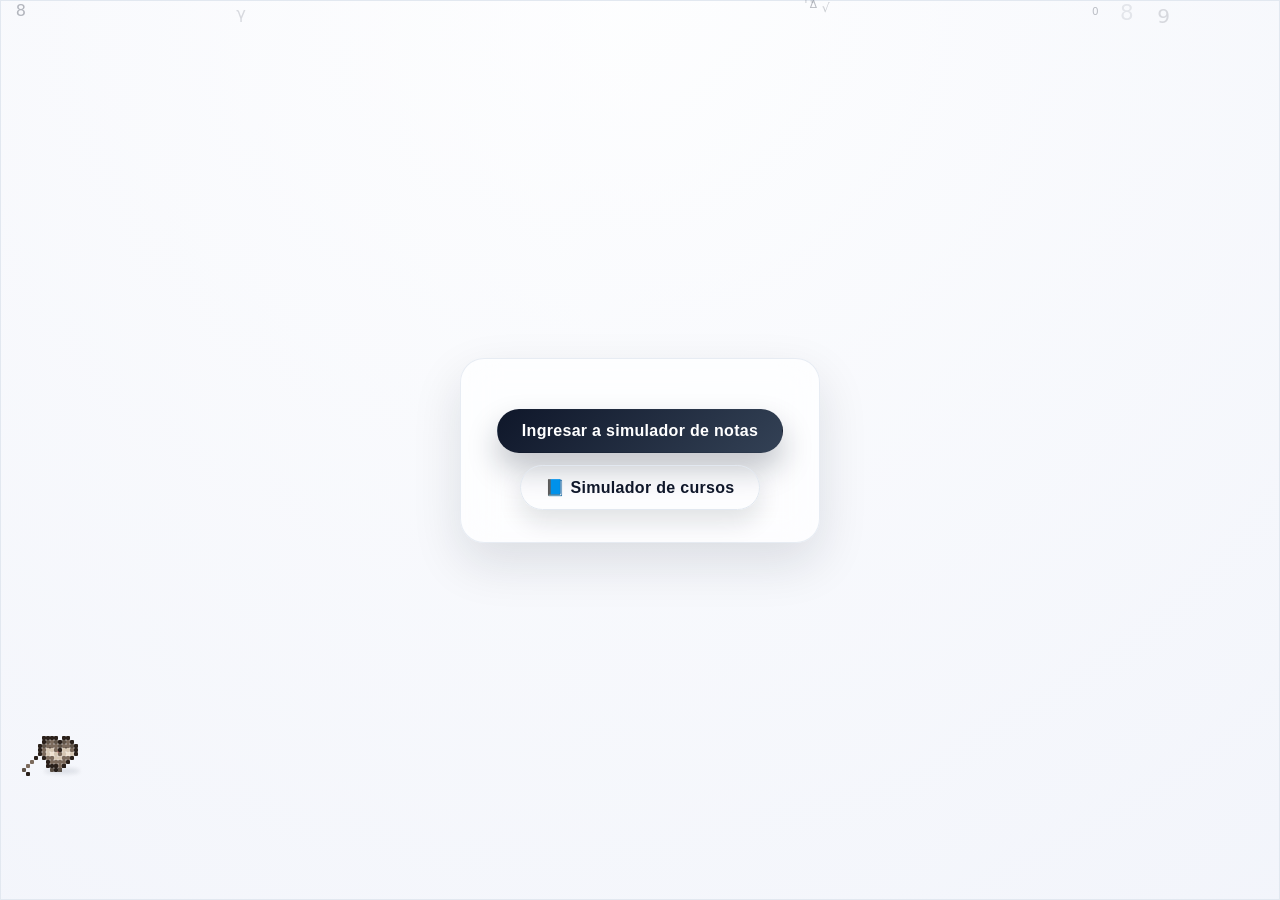
<file: index.html>
<!doctype html>
<html lang="es">
<head>
  <meta charset="utf-8" />
  <meta name="viewport" content="width=device-width, initial-scale=1" />
  <title>Simulador de Notas ULima</title>

  <link rel="stylesheet" href="style.css">

</head>

<body>
<div class="box">

  <section id="vistaInicio">
    <div class="inicio">
      <canvas id="mathCanvas" aria-hidden="true"></canvas>
      <div class="inicio-content">
        <div class="inicio-actions">
          <button class="btn-start" onclick="iniciarSimulador()">Ingresar a simulador de notas</button>
          <button class="btn-secondary" onclick="iniciarSimuladorCursos()">📘 Simulador de cursos</button>
        </div>
      </div>
    </div>
  </section>

  <section id="vistaEntrada" style="display:none;">
    <div class="topbar">
      <div>
        <h2>Simulador de Notas ULima (para no repetir el ciclo)</h2>
        <div class="subtitle">Aprobación 10.5 · Notas 1–20 · El promedio no perdona</div>
        <div class="creator">Creador: Sebastián Mory Ricse</div>
      </div>
      <div class="topbar-actions">
        <button class="btn-ghost btn-theme" onclick="toggleTheme()">🌙 Dark mode</button>
        <button class="btn-secondary" onclick="volverInicio()">Inicia</button>
      </div>
    </div>

    <div class="hint">
      Ingresa tus notas conocidas. Si aún no tienes nota, deja el campo vacío pero indica el porcentaje.
    </div>

    <div class="controls">
      <button onclick="agregarFila()">Agregar fila</button>
      <button onclick="calcular()">Calcular promedio</button>

      <label>Hasta:
        <input id="hastaProm" type="number" min="10.5" max="20" step="0.5" value="20">
      </label>
      <label>Paso:
        <input id="pasoProm" type="number" min="0.5" max="2" step="0.5" value="0.5">
      </label>

      <button class="btn-primary" onclick="correrSimulacion()">Correr simulación</button>
      <button onclick="window.print()">Guardar PDF</button>
    </div>

    <div class="grid">
      <div>
        <div class="tableWrap">
          <table>
            <thead>
              <tr>
                <th>Nota</th>
                <th>%</th>
                <th></th>
              </tr>
            </thead>
            <tbody id="tabla"></tbody>
          </table>
        </div>

        <h3>Promedio: <span id="resultado">—</span></h3>
        <h3 id="estado"></h3>
        <div class="small" id="mensajeExtra"></div>
      </div>
    </div>
  </section>

  <section id="vistaSimulacion" style="display:none;">
    <div class="topbar">
      <div>
        <h2>Simulador de Notas ULima (para no repetir el ciclo)</h2>
        <div class="subtitle">Aprobación 10.5 · Notas 1–20 · El promedio no perdona</div>
        <div class="creator">Creador: Sebastián Mory Ricse</div>
      </div>
      <div class="topbar-actions">
        <button class="btn-ghost btn-theme" onclick="toggleTheme()">🌙 Dark mode</button>
        <button class="btn-secondary" onclick="volverInicio()">Inicia</button>
      </div>
    </div>

    <div class="controls">
      <button onclick="volverEdicion()">← Volver a editar</button>
      <button class="btn-primary" onclick="correrSimulacion()">Actualizar simulación</button>
      <button onclick="window.print()">Guardar PDF</button>
    </div>

    <div class="sim-grid">
      <div class="summary-card">
        <h3>Miniatura de tus datos</h3>
        <table class="mini-table">
          <thead>
            <tr>
              <th>#</th>
              <th>Nota</th>
              <th>%</th>
            </tr>
          </thead>
          <tbody id="miniaturaDatos"></tbody>
        </table>
        <div class="small" id="miniaturaMensaje"></div>
      </div>

      <div>
        <div class="tableWrap">
          <table>
            <thead id="escHead"></thead>
            <tbody id="escenarios"></tbody>
          </table>
        </div>
        <div class="small" style="margin-top:10px;">
          Tip: en celular puedes deslizar la tabla de simulación hacia los lados.
        </div>
      </div>
    </div>
  </section>

  <section id="vistaCursos" style="display:none;">
    <div class="topbar">
      <div>
        <h2>Simulador de cursos ULima</h2>
        <div class="subtitle">Marca los cursos que ya aprobaste y descubre los que puedes llevar.</div>
        <div class="creator">Creador: Sebastián Mory Ricse</div>
      </div>
      <div class="topbar-actions">
        <button class="btn-ghost btn-theme" onclick="toggleTheme()">🌙 Dark mode</button>
        <button class="btn-secondary" onclick="volverInicio()">Inicia</button>
      </div>
    </div>

    <div class="hint">
      Los créditos y el nivel de ciclo se calculan automáticamente según los cursos aprobados.
    </div>

    <div class="controls">
      <label>Créditos aprobados (auto) (obligatorios)
        <input id="creditosAprobados" type="number" min="0" max="250" step="1" value="0" readonly>
      </label>
      <label>Créditos aprobados (auto) (electivos)
        <input id="creditosElectivos" type="number" min="0" max="250" step="1" value="0" readonly>
      </label>
      <label>Nivel de ciclo (auto)
        <input id="nivelCulminado" type="number" min="0" max="10" step="1" value="1" readonly>
      </label>
      <div class="course-action-group">
        <button class="action-tile" onclick="simularCursos()">Simular cursos disponibles</button>
        <button class="action-tile" onclick="abrirHorario()">Armar horario</button>
      </div>
      <button onclick="limpiarCursos()">Limpiar selección</button>
    </div>

    <div class="course-grid">
      <div class="course-section">
        <h3>✅ Cursos aprobados</h3>
        <div id="courseChecklist"></div>
      </div>
      <div class="course-section course-results">
        <div>
          <h3>📘 Obligatorias disponibles</h3>
          <ul class="course-list" id="resultadoObligatorios"></ul>
          <div class="course-empty" id="emptyObligatorios" style="display:none;">
            Aún no hay cursos obligatorios disponibles con los requisitos actuales.
          </div>
        </div>
        <div>
          <h3>🎓 Electivos disponibles</h3>
          <ul class="course-list" id="resultadoElectivos"></ul>
          <div class="course-empty" id="emptyElectivos" style="display:none;">
            Aún no hay cursos electivos disponibles con los requisitos actuales.
          </div>
        </div>
      </div>
    </div>
  </section>

  <section id="vistaHorario" style="display:none;">
    <div class="topbar">
      <div>
        <h2>Armar horario</h2>
        <div class="subtitle">Arrastra los cursos disponibles a tus gafetes por ciclo y edita el nombre de cada uno.</div>
        <div class="creator">Creador: Sebastián Mory Ricse</div>
      </div>
      <div class="topbar-actions">
        <button class="btn-ghost btn-theme" onclick="toggleTheme()">🌙 Dark mode</button>
        <button class="btn-secondary" onclick="volverCursos()">Volver a simulador</button>
      </div>
    </div>

    <div class="hint">
      Al mover cursos a un gafete, se consideran cursados y desbloquean nuevos cursos disponibles. Los requisitos, créditos y nivel se evalúan por ciclo: solo puedes colocar un curso si lo cumpliste[...]
    </div>

    <div class="schedule-grid">
      <div class="schedule-section">
        <h3>📚 Cursos disponibles</h3>
        <div class="schedule-list" id="scheduleCourseList"></div>
        <div class="course-empty" id="scheduleEmpty" style="display:none;">
          No hay cursos disponibles con los requisitos actuales.
        </div>
      </div>
      <div class="schedule-section">
        <div class="schedule-header">
          <h3>🗂️ Gafetes por ciclo</h3>
          <div class="schedule-actions">
            <button class="btn-ghost" type="button" onclick="guardarGafetesPdf()">Guardar PDF</button>
            <button class="btn-primary" type="button" onclick="agregarGafete()">+ Agregar gafete</button>
          </div>
        </div>
        <div class="badge-grid" id="scheduleBadges"></div>
      </div>
    </div>
  </section>

</div>

  <div id="mascota" aria-hidden="true">
    <div class="cat"></div>
    <div id="burbuja" role="status" aria-live="polite"></div>
  </div>

<!-- Scripts -->
<script src="app.js"></script>
<script src="mascota.js"></script>
</body>
</html>
</file>
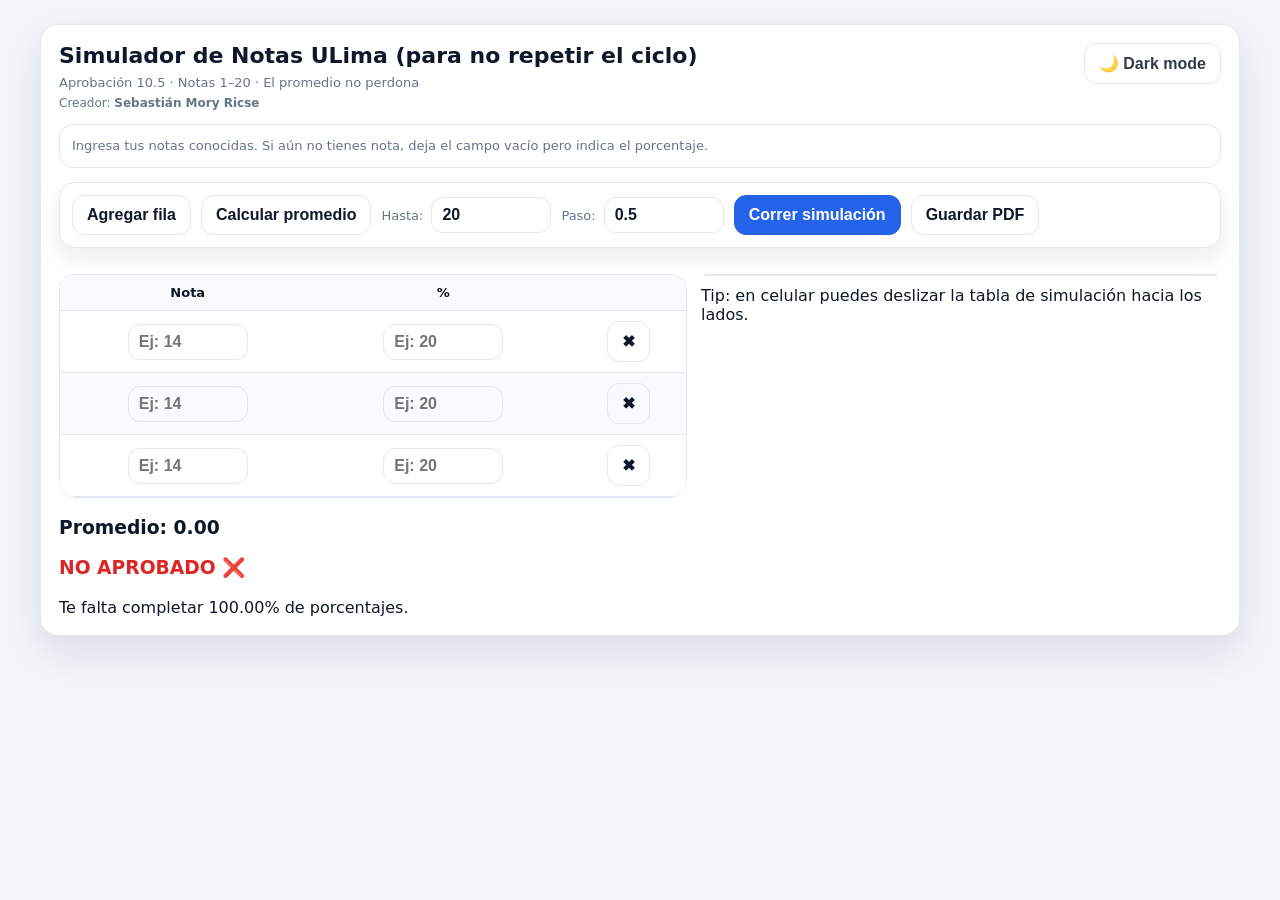
<file: index.HTML>
<!doctype html>
<html lang="es">
<head>
  <meta charset="utf-8" />
  <meta name="viewport" content="width=device-width, initial-scale=1" />
  <title>Simulador de Notas ULima</title>

  <style>
    :root{
      --bg:#f3f5fb;
      --card:#ffffff;
      --text:#0f172a;
      --muted:#64748b;
      --border:#e2e8f0;
      --shadow:0 16px 40px rgba(15,23,42,.10);
      --shadow2:0 10px 24px rgba(15,23,42,.08);
      --radius:18px;

      --primary:#2563eb;
      --primary2:#1d4ed8;
      --ok:#16a34a;
      --bad:#dc2626;

      --tableHead:#f8fafc;
      --rowA:#ffffff;
      --rowB:#f8fafc;
      --hover:#eef2ff;

      --pillBg:#eef2ff;
      --pillText:#3730a3;
      --focus: rgba(59,130,246,.18);
    }

    html[data-theme="dark"]{
      --bg:#0b1020;
      --card:#0f172a;
      --text:#e5e7eb;
      --muted:#9ca3af;
      --border:#223048;
      --shadow:0 16px 40px rgba(0,0,0,.45);
      --shadow2:0 10px 24px rgba(0,0,0,.35);

      --primary:#60a5fa;
      --primary2:#3b82f6;
      --ok:#34d399;
      --bad:#fb7185;

      --tableHead:#0b1220;
      --rowA:#0f172a;
      --rowB:#0b1220;
      --hover:#111c33;

      --pillBg:#111c33;
      --pillText:#c7d2fe;
      --focus: rgba(96,165,250,.18);
    }

    *{ box-sizing:border-box; }
    body{
      margin:0;
      font-family: system-ui, -apple-system, Segoe UI, Roboto, Arial, sans-serif;
      background: var(--bg);
      padding:24px;
      color:var(--text);
    }

    .box{
      max-width:1200px;
      margin:auto;
      background:var(--card);
      border-radius:var(--radius);
      padding:18px;
      border:1px solid var(--border);
      box-shadow:var(--shadow);
    }

    .topbar{
      display:flex;
      justify-content:space-between;
      align-items:flex-start;
      gap:14px;
      flex-wrap:wrap;
    }

    h2{ margin:0; font-size:22px; }
    .subtitle{ font-size:13px; color:var(--muted); margin-top:6px; line-height:1.35; }
    .creator{ font-size:12px; color:var(--muted); margin-top:4px; }

    .hint{
      margin-top:14px;
      padding:12px;
      border-radius:14px;
      border:1px solid var(--border);
      font-size:13px;
      color:var(--muted);
      line-height:1.45;
    }

    .controls{
      margin-top:14px;
      display:flex;
      gap:10px;
      flex-wrap:wrap;
      align-items:center;
      padding:12px;
      border-radius:16px;
      border:1px solid var(--border);
      box-shadow:var(--shadow2);
    }

    label{
      font-size:13px;
      color:var(--muted);
      display:flex;
      align-items:center;
      gap:8px;
      white-space:nowrap;
    }

    input{
      width:120px;
      padding:8px 10px;
      border-radius:12px;
      border:1px solid var(--border);
      background:transparent;
      color:var(--text);
      font-weight:600;
    }

    /* iPhone: evita zoom al tocar inputs */
    input, button { font-size:16px; }

    input:focus{
      outline:none;
      border-color:var(--primary);
      box-shadow:0 0 0 4px var(--focus);
    }

    button{
      padding:10px 14px;
      border-radius:12px;
      border:1px solid var(--border);
      background:transparent;
      cursor:pointer;
      font-weight:800;
      color:var(--text);
      transition: transform .08s ease, background .12s ease, border-color .12s ease;
    }

    button:hover{ transform: translateY(-1px); }
    button:active{ transform: translateY(0); }

    .btn-primary{
      background:var(--primary);
      border-color:var(--primary);
      color:white;
    }
    .btn-primary:hover{ background:var(--primary2); border-color:var(--primary2); }

    .btn-ghost{ opacity:.85; }

    .grid{
      display:grid;
      grid-template-columns: 1.1fr .9fr;
      gap:14px;
      margin-top:14px;
      align-items:start;
    }

    .tableWrap{
      overflow:auto;
      border-radius:16px;
    }

    table{
      width:100%;
      border-collapse:separate;
      border-spacing:0;
      margin-top:12px;
      border:1px solid var(--border);
      border-radius:16px;
      overflow:hidden;
      min-width: 520px; /* ayuda al scroll en móvil */
    }

    th, td{
      padding:10px;
      font-size:13px;
      border-bottom:1px solid var(--border);
      text-align:center;
      white-space:nowrap;
    }

    th{
      background:var(--tableHead);
      font-weight:900;
      position:sticky;
      top:0;
      z-index:1;
    }

    tbody tr:nth-child(odd) td{ background:var(--rowA); }
    tbody tr:nth-child(even) td{ background:var(--rowB); }
    tbody tr:hover td{ background:var(--hover); }

    .ok{ color:var(--ok); font-weight:900; }
    .bad{ color:var(--bad); font-weight:900; }

    .pill{
      display:inline-block;
      padding:4px 10px;
      border-radius:999px;
      font-size:12px;
      background:var(--pillBg);
      color:var(--pillText);
      font-weight:900;
      white-space:nowrap;
    }

    /* ✅ Responsive para celular */
    @media (max-width: 900px){
      body{ padding:14px; }
      .box{ padding:14px; }
      .grid{ grid-template-columns: 1fr; }
      .controls{ gap:8px; }
      label{ width:100%; justify-content:space-between; }
      input{ width:140px; }
      /* botones full width en móvil */
      .controls button{ width:100%; }
    }

    /* PDF */
    @media print{
      html[data-theme="dark"]{
        --bg:white; --card:white; --text:#0f172a; --muted:#64748b; --border:#e2e8f0;
        --tableHead:#f8fafc; --rowA:#ffffff; --rowB:#f8fafc; --hover:#eef2ff;
      }
      body{ padding:0; }
      button,.controls{ display:none!important; }
      .box{ box-shadow:none; border:none; }
      input{ border:none; }
    }
  </style>
</head>

<body>
<div class="box">

  <div class="topbar">
    <div>
      <h2>Simulador de Notas ULima (para no repetir el ciclo)</h2>
      <div class="subtitle">
        Aprobación 10.5 · Notas 1–20 · El promedio no perdona
      </div>
      <div class="creator">
        Creador: <b>Sebastián Mory Ricse</b>
      </div>
    </div>
    <button id="btnTheme" class="btn-ghost" onclick="toggleTheme()">🌙 Dark mode</button>
  </div>

  <div class="hint">
    Ingresa tus notas conocidas. Si aún no tienes nota, deja el campo vacío pero indica el porcentaje.
  </div>

  <div class="controls">
    <button onclick="agregarFila()">Agregar fila</button>
    <button onclick="calcular()">Calcular promedio</button>

    <label>Hasta:
      <input id="hastaProm" type="number" min="10.5" max="20" step="0.5" value="20">
    </label>
    <label>Paso:
      <input id="pasoProm" type="number" min="0.5" max="2" step="0.5" value="0.5">
    </label>

    <button class="btn-primary" onclick="correrSimulacion()">Correr simulación</button>
    <button onclick="window.print()">Guardar PDF</button>
  </div>

  <div class="grid">
    <div>
      <div class="tableWrap">
        <table>
          <thead>
            <tr>
              <th>Nota</th>
              <th>%</th>
              <th></th>
            </tr>
          </thead>
          <tbody id="tabla"></tbody>
        </table>
      </div>

      <h3>Promedio: <span id="resultado">—</span></h3>
      <h3 id="estado"></h3>
      <div class="small" id="mensajeExtra"></div>
    </div>

    <div>
      <div class="tableWrap">
        <table>
          <thead id="escHead"></thead>
          <tbody id="escenarios"></tbody>
        </table>
      </div>
      <div class="small" style="margin-top:10px;">
        Tip: en celular puedes deslizar la tabla de simulación hacia los lados.
      </div>
    </div>
  </div>

</div>

<script>
  const APROBACION = 10.5;
  const tabla = document.getElementById("tabla");

  function applyTheme(theme){
    document.documentElement.setAttribute("data-theme", theme);
    localStorage.setItem("theme", theme);
    const btn = document.getElementById("btnTheme");
    btn.textContent = (theme === "dark") ? "☀️ Modo claro" : "🌙 Dark mode";
  }

  function toggleTheme(){
    const cur = document.documentElement.getAttribute("data-theme") || "light";
    applyTheme(cur==="dark" ? "light" : "dark");
  }

  (function initTheme(){
    const saved = localStorage.getItem("theme");
    applyTheme(saved || "light");
  })();

  function agregarFila(nota="", porcentaje=""){
    const tr = document.createElement("tr");
    tr.innerHTML = `
      <td><input type="number" min="1" max="20" step="1" value="${nota}" placeholder="Ej: 14"></td>
      <td><input type="number" min="0" max="100" step="0.01" value="${porcentaje}" placeholder="Ej: 20"></td>
      <td><button onclick="this.closest('tr').remove(); calcular();">✖</button></td>`;
    tabla.appendChild(tr);
  }

  // filas iniciales
  agregarFila(); agregarFila(); agregarFila();

  function leer(){
    return [...tabla.querySelectorAll("tr")].map(r=>{
      const i=r.querySelectorAll("input");
      const notaStr = i[0].value.trim();
      const porcStr = i[1].value.trim();
      return {
        nota: notaStr==="" ? null : Number(notaStr),
        p: porcStr==="" ? 0 : Number(porcStr)
      };
    }).filter(x => x.nota !== null || x.p !== 0);
  }

  function calcular(){
    const it = leer();
    let suma = 0, total = 0, sumaConocidas = 0;

    it.forEach(x=>{
      total += x.p;
      if(x.nota !== null){
        suma += x.nota * x.p / 100;
        sumaConocidas += x.p;
      }
    });

    document.getElementById("resultado").textContent = suma.toFixed(2);
    document.getElementById("estado").innerHTML =
      suma >= APROBACION ? '<span class="ok">APROBADO ✅</span>' : '<span class="bad">NO APROBADO ❌</span>';

    const msg = document.getElementById("mensajeExtra");
    if(total < 100){
      msg.textContent = `Te falta completar ${(100-total).toFixed(2)}% de porcentajes.`;
      msg.className = "small";
    } else if(total > 100.0001){
      msg.textContent = `Ojo: tus porcentajes suman ${total.toFixed(2)}% (debería ser 100%).`;
      msg.className = "small bad";
    } else {
      msg.textContent = "";
      msg.className = "small";
    }
  }

  function correrSimulacion(){
    const it = leer();
    const total = it.reduce((a,x)=>a+x.p,0);
    if(total > 100.0001){
      alert("Tus porcentajes suman más de 100%. Corrige eso.");
      return;
    }

    const pend = it.filter(x=>x.nota==null && x.p>0);
    if(pend.length===0){
      alert("No hay evaluaciones pendientes (nota vacía con %).");
      return;
    }

    let head = '<tr><th>Obj</th><th>Prom</th><th>Estado</th>';
    pend.forEach(p=> head += `<th><span class="pill">${p.p.toFixed(2)}%</span></th>`);
    head += '</tr>';
    document.getElementById("escHead").innerHTML = head;

    const tbody = document.getElementById("escenarios");
    tbody.innerHTML = "";

    const hasta = Number(document.getElementById("hastaProm").value);
    const paso  = Number(document.getElementById("pasoProm").value);

    for(let target = APROBACION; target <= hasta + 1e-9; target += paso){
      const notas = pend.map(()=> Math.floor(Math.random()*20)+1);

      let s=0, idx=0;
      it.forEach(x=>{
        if(x.nota!=null) s += x.nota * x.p / 100;
        else s += notas[idx++] * x.p / 100;
      });

      tbody.innerHTML += `
        <tr>
          <td>${target.toFixed(1)}</td>
          <td>${s.toFixed(2)}</td>
          <td>${s>=APROBACION ? '✅' : '❌'}</td>
          ${notas.map(n=>`<td>${n}</td>`).join("")}
        </tr>`;
    }

    calcular();
  }

  calcular();
</script>
</body>
</html>
</file>
<file: style.css>
:root{
  --bg:#f3f5fb;
  --card:#ffffff;
  --text:#0f172a;
  --muted:#64748b;
  --border:#e2e8f0;
  --shadow:0 16px 40px rgba(15,23,42,.10);
  --shadow2:0 10px 24px rgba(15,23,42,.08);
  --radius:18px;

  --primary:#2563eb;
  --primary2:#1d4ed8;
  --ok:#16a34a;
  --bad:#dc2626;

  --tableHead:#f8fafc;
  --rowA:#ffffff;
  --rowB:#f8fafc;
  --hover:#eef2ff;

  --pillBg:#eef2ff;
  --pillText:#3730a3;
  --focus: rgba(59,130,246,.18);
}

html[data-theme="dark"]{
  --bg:#0b1020;
  --card:#0f172a;
  --text:#e5e7eb;
  --muted:#9ca3af;
  --border:#223048;
  --shadow:0 16px 40px rgba(0,0,0,.45);
  --shadow2:0 10px 24px rgba(0,0,0,.35);

  --primary:#60a5fa;
  --primary2:#3b82f6;
  --ok:#34d399;
  --bad:#fb7185;

  --tableHead:#0b1220;
  --rowA:#0f172a;
  --rowB:#0b1220;
  --hover:#111c33;

  --pillBg:#111c33;
  --pillText:#c7d2fe;
  --focus: rgba(96,165,250,.18);
}

*{ box-sizing:border-box; }
body{
  margin:0;
  font-family: system-ui, -apple-system, Segoe UI, Roboto, Arial, sans-serif;
  background: var(--bg);
  padding:24px;
  color:var(--text);
}

.box{
  max-width:1200px;
  margin:auto;
  background:var(--card);
  border-radius:var(--radius);
  padding:18px;
  border:1px solid var(--border);
  box-shadow:var(--shadow);
}

body.inicio-activo{
  padding:0;
}

body.inicio-activo .box{
  max-width:none;
  margin:0;
  padding:0;
  background:transparent;
  border:none;
  box-shadow:none;
}

body.inicio-activo .inicio{
  min-height:100vh;
  border-radius:0;
}

.inicio{
  position:relative;
  min-height: calc(100vh - 48px);
  display:flex;
  align-items:center;
  justify-content:center;
  background: radial-gradient(circle at top, rgba(255,255,255,.7), rgba(243,245,251,.92)),
    linear-gradient(135deg, rgba(255,255,255,.9), rgba(237,242,250,.95));
  border-radius:24px;
  overflow:hidden;
  border:1px solid var(--border);
  box-shadow:var(--shadow);
}

html[data-theme="dark"] .inicio{
  background: radial-gradient(circle at top, rgba(30,41,59,.6), rgba(11,16,32,.95)),
    linear-gradient(135deg, rgba(15,23,42,.95), rgba(2,6,23,.92));
}

#mathCanvas{
  position:fixed;
  inset:0;
  width:100vw;
  height:100vh;
  pointer-events:none;
  opacity:.8;
}

.inicio-content{
  position:relative;
  text-align:center;
  padding:32px 36px;
  border-radius:24px;
  backdrop-filter: blur(18px);
  background: rgba(255,255,255,.7);
  border:1px solid rgba(226,232,240,.8);
  box-shadow: 0 20px 50px rgba(15,23,42,.12);
  max-width:520px;
}

html[data-theme="dark"] .inicio-content{
  background: rgba(15,23,42,.75);
  border-color: rgba(51,65,85,.75);
  box-shadow: 0 20px 50px rgba(0,0,0,.45);
}

.inicio-title{
  font-size:28px;
  margin:0;
  letter-spacing:.5px;
}

.inicio-actions{
  margin-top:18px;
  display:flex;
  flex-direction:column;
  gap:12px;
  align-items:center;
}

.btn-start{
  padding:12px 24px;
  border-radius:999px;
  border:1px solid transparent;
  background: linear-gradient(135deg, #0f172a, #334155);
  color:white;
  font-weight:800;
  letter-spacing:.3px;
  box-shadow: 0 16px 30px rgba(15,23,42,.25);
}

html[data-theme="dark"] .btn-start{
  background: linear-gradient(135deg, #60a5fa, #3b82f6);
  box-shadow: 0 16px 30px rgba(59,130,246,.25);
}

.btn-secondary{
  background:transparent;
  border:1px solid var(--border);
  color:var(--text);
  font-weight:800;
  letter-spacing:.3px;
  padding:12px 24px;
  border-radius:999px;
  box-shadow: 0 12px 24px rgba(15,23,42,.12);
}

.topbar{
  display:flex;
  justify-content:space-between;
  align-items:flex-start;
  gap:14px;
  flex-wrap:wrap;
}

.topbar-actions{
  display:flex;
  flex-direction:column;
  gap:10px;
  align-items:flex-end;
}

h2{ margin:0; font-size:22px; }
.subtitle{ font-size:13px; color:var(--muted); margin-top:6px; line-height:1.35; }
.creator{ font-size:12px; color:var(--muted); margin-top:4px; }

.hint{
  margin-top:14px;
  padding:12px;
  border-radius:14px;
  border:1px solid var(--border);
  font-size:13px;
  color:var(--muted);
  line-height:1.45;
}

.controls{
  margin-top:14px;
  display:flex;
  gap:10px;
  flex-wrap:wrap;
  align-items:center;
  padding:12px;
  border-radius:16px;
  border:1px solid var(--border);
  box-shadow:var(--shadow2);
}

label{
  font-size:13px;
  color:var(--muted);
  display:flex;
  align-items:center;
  gap:8px;
  white-space:nowrap;
}

input{
  width:120px;
  padding:8px 10px;
  border-radius:12px;
  border:1px solid var(--border);
  background:transparent;
  color:var(--text);
  font-weight:600;
}

/* iPhone: evita zoom al tocar inputs */
input, button { font-size:16px; }

input:focus{
  outline:none;
  border-color:var(--primary);
  box-shadow:0 0 0 4px var(--focus);
}

button{
  padding:10px 14px;
  border-radius:12px;
  border:1px solid var(--border);
  background:transparent;
  cursor:pointer;
  font-weight:800;
  color:var(--text);
  transition: transform .08s ease, background .12s ease, border-color .12s ease;
}

button:hover{ transform: translateY(-1px); }
button:active{ transform: translateY(0); }

.btn-primary{
  background:var(--primary);
  border-color:var(--primary);
  color:white;
}
.btn-primary:hover{ background:var(--primary2); border-color:var(--primary2); }

.btn-ghost{ opacity:.85; }

.grid{
  display:grid;
  grid-template-columns: 1.1fr .9fr;
  gap:14px;
  margin-top:14px;
  align-items:start;
}

.sim-grid{
  display:grid;
  grid-template-columns: 0.9fr 1.1fr;
  gap:14px;
  margin-top:14px;
  align-items:start;
}

.summary-card{
  border:1px solid var(--border);
  border-radius:16px;
  padding:14px;
  box-shadow:var(--shadow2);
}

.summary-card h3{
  margin:0 0 10px;
  font-size:16px;
}

.mini-table{
  width:100%;
  border-collapse:collapse;
  font-size:12px;
}

.mini-table th,
.mini-table td{
  text-align:left;
  padding:6px 8px;
  border-bottom:1px dashed var(--border);
}

.tableWrap{
  overflow:auto;
  border-radius:16px;
}

table{
  width:100%;
  border-collapse:separate;
  border-spacing:0;
  margin-top:12px;
  border:1px solid var(--border);
  border-radius:16px;
  overflow:hidden;
  min-width: 520px; /* ayuda al scroll en móvil */
}

th, td{
  padding:10px;
  font-size:13px;
  border-bottom:1px solid var(--border);
  text-align:center;
  white-space:nowrap;
}

th{
  background:var(--tableHead);
  font-weight:900;
  position:sticky;
  top:0;
  z-index:1;
}

tbody tr:nth-child(odd) td{ background:var(--rowA); }
tbody tr:nth-child(even) td{ background:var(--rowB); }
tbody tr:hover td{ background:var(--hover); }

.ok{ color:var(--ok); font-weight:900; }
.bad{ color:var(--bad); font-weight:900; }

.pill{
  display:inline-block;
  padding:4px 10px;
  border-radius:999px;
  font-size:12px;
  background:var(--pillBg);
  color:var(--pillText);
  font-weight:900;
  white-space:nowrap;
}

.course-grid{
  display:grid;
  grid-template-columns: 1.1fr .9fr;
  gap:14px;
  margin-top:14px;
  align-items:start;
}

.course-section{
  border:1px solid var(--border);
  border-radius:16px;
  padding:14px;
  box-shadow:var(--shadow2);
  background:var(--card);
}

.course-section h3{
  margin:0 0 12px;
  font-size:16px;
}

.course-card{
  border:1px solid var(--border);
  border-radius:14px;
  padding:12px;
  margin-bottom:12px;
  background:var(--rowA);
}

.course-card h4{
  margin:0 0 10px;
  font-size:14px;
}

.course-level-header{
  display:flex;
  align-items:center;
  justify-content:space-between;
  gap:10px;
  flex-wrap:wrap;
}

.level-toggle{
  display:flex;
  align-items:center;
  gap:6px;
  font-size:12px;
  color:var(--muted);
  font-weight:700;
}

.level-toggle input{
  width:auto;
}

.checkbox-grid{
  display:grid;
  grid-template-columns: repeat(auto-fit, minmax(220px, 1fr));
  gap:10px 16px;
}

.course-item{
  display:flex;
  gap:12px;
  align-items:flex-start;
  font-size:13px;
  color:var(--text);
  white-space:normal;
}

.course-item input{
  width:auto;
  margin-top:3px;
}

.course-meta{
  display:flex;
  flex-direction:column;
  gap:6px;
  min-width:0;
}

.course-meta span{
  font-weight:700;
  line-height:1.5;
  word-break:break-word;
  white-space:normal;
}

.course-meta small{
  color:var(--muted);
  font-size:12px;
  line-height:1.5;
  word-break:break-word;
  white-space:normal;
}

.course-results{
  display:flex;
  flex-direction:column;
  gap:12px;
}

.course-list{
  list-style:none;
  padding:0;
  margin:0;
  display:flex;
  flex-direction:column;
  gap:10px;
}

.course-list li{
  border:1px solid var(--border);
  border-radius:12px;
  padding:12px;
  background:var(--rowA);
  display:flex;
  flex-direction:column;
  gap:6px;
}

.course-list li strong{
  line-height:1.5;
  word-break:break-word;
}

.course-tags{
  display:flex;
  flex-wrap:wrap;
  gap:6px;
  font-size:12px;
  color:var(--muted);
  line-height:1.4;
}

.course-reqs{
  font-size:12px;
  color:var(--muted);
  line-height:1.5;
  word-break:break-word;
}

.req-list{
  margin:6px 0 0;
  padding-left:18px;
  display:flex;
  flex-direction:column;
  gap:6px;
  line-height:1.45;
}

.req-list li{
  margin:0;
}

.course-empty{
  padding:12px;
  border-radius:12px;
  border:1px dashed var(--border);
  color:var(--muted);
  font-size:13px;
}

.course-action-group{
  display:flex;
  gap:10px;
  flex-wrap:wrap;
}

.action-tile{
  padding:12px 16px;
  border-radius:14px;
  border:1px solid var(--primary);
  background:var(--primary);
  color:white;
  font-weight:800;
  box-shadow:0 12px 20px rgba(37,99,235,.25);
}

.action-tile:hover{
  background:var(--primary2);
  border-color:var(--primary2);
}

.schedule-grid{
  display:grid;
  grid-template-columns: 0.9fr 1.1fr;
  gap:14px;
  margin-top:14px;
  align-items:start;
}

.schedule-section{
  border:1px solid var(--border);
  border-radius:16px;
  padding:14px;
  box-shadow:var(--shadow2);
  background:var(--card);
  display:flex;
  flex-direction:column;
  gap:12px;
}

.schedule-list{
  display:flex;
  flex-direction:column;
  gap:10px;
  min-height:120px;
}

.schedule-item{
  border:1px solid var(--border);
  border-radius:12px;
  padding:12px;
  background:var(--rowA);
  display:flex;
  flex-direction:column;
  gap:6px;
  cursor:grab;
}

.schedule-item:active{
  cursor:grabbing;
}

.schedule-header{
  display:flex;
  align-items:center;
  justify-content:space-between;
  gap:12px;
  flex-wrap:wrap;
}

.schedule-actions{
  display:flex;
  align-items:center;
  gap:10px;
  flex-wrap:wrap;
}

.badge-grid{
  display:flex;
  flex-direction:column;
  gap:12px;
}

.badge-card{
  border:1px dashed var(--border);
  border-radius:14px;
  padding:12px;
  background:var(--rowA);
  display:flex;
  flex-direction:column;
  gap:10px;
}

.badge-header{
  display:flex;
  align-items:center;
  gap:10px;
  justify-content:space-between;
}

.badge-title{
  flex:1;
  min-width:160px;
  padding:8px 10px;
  border-radius:10px;
  border:1px solid var(--border);
  font-weight:700;
  background:transparent;
  color:var(--text);
}

.badge-dropzone{
  border:1px dashed var(--border);
  border-radius:12px;
  padding:10px;
  min-height:70px;
  background:var(--tableHead);
  display:flex;
  flex-direction:column;
  gap:8px;
}

.badge-dropzone.drag-over{
  border-color:var(--primary);
  box-shadow:0 0 0 3px var(--focus);
}

.badge-course{
  display:flex;
  justify-content:space-between;
  align-items:center;
  gap:10px;
  padding:8px 10px;
  border-radius:10px;
  border:1px solid var(--border);
  background:var(--rowA);
  cursor:grab;
}

.badge-course button{
  border:none;
  background:transparent;
  font-weight:800;
  color:var(--bad);
  cursor:pointer;
}

.badge-empty{
  font-size:12px;
  color:var(--muted);
}

.badge-total{
  font-size:13px;
  font-weight:600;
  color:var(--muted);
  text-align:right;
}

.badge-total--bad{
  color:var(--bad);
}

/* ✅ Responsive para celular */
@media (max-width: 900px){
  body{ padding:14px; }
  .box{ padding:14px; }
  .grid,
  .sim-grid,
  .course-grid{ grid-template-columns: 1fr; }
  .inicio{ min-height: calc(100vh - 28px); }
  .inicio-content{ padding:24px; }
  .controls{ gap:8px; }
  label{ width:100%; justify-content:space-between; }
  input{ width:140px; }
  /* botones full width en móvil */
  .controls button{ width:100%; }
  .topbar-actions{ width:100%; align-items:stretch; }
  .topbar-actions button{ width:100%; }
  .course-action-group{ width:100%; }
  .course-action-group button{ width:100%; }
  .schedule-grid{ grid-template-columns: 1fr; }
}

/* PDF */
@media print{
  html[data-theme="dark"]{
    --bg:white; --card:white; --text:#0f172a; --muted:#64748b; --border:#e2e8f0;
    --tableHead:#f8fafc; --rowA:#ffffff; --rowB:#f8fafc; --hover:#eef2ff;
  }
  body{ padding:0; }
  button,.controls{ display:none!important; }
  .box{ box-shadow:none; border:none; }
  input{ border:none; }
}

/* -------------------------
   MASCOTA PIXEL (CSS agregado)
   Se solicitó colocar este CSS justo antes del cierre </style>
   ------------------------- */
#mascota{
  position:fixed;            /* fijo sobre toda la página */
  width:52px;
  height:52px;
  bottom:120px;              /* valor inicial - se ajusta por JS */
  left:20px;                 /* valor inicial - se ajusta por JS */
  z-index:9999;              /* z-index alto */
  pointer-events:none;       /* NO debe bloquear inputs ni botones */
  transition: transform 220ms linear, left 520ms ease, bottom 240ms ease, opacity 400ms ease;
  will-change: transform, left, opacity;
  display:block;
  --cat-outline:#2a201a;
  --cat-fur:#7b6a5c;
  --cat-fur-dark:#5f5348;
  --cat-cream:#d6c7b4;
  --cat-cream-light:#efe2d1;
  --cat-nose:#f08b8b;
  --cat-eye:#1f1410;
}

#mascota::after{
  content:"";
  position:absolute;
  left:8px;
  right:8px;
  bottom:6px;
  height:6px;
  border-radius:50%;
  background: rgba(15,23,42,0.18);
  filter: blur(2px);
  opacity:0.6;
}

#mascota .cat{
  position:absolute;
  top:8px;
  left:6px;
  width:4px;
  height:4px;
  background:var(--cat-outline);
  border-radius:1px;
  transform: translateY(0) scaleX(var(--cat-dir, 1));
  transform-origin:center;
  image-rendering: pixelated;
  box-shadow:
    4px 0 0 0 var(--cat-outline),
    8px 0 0 0 var(--cat-outline),
    12px 0 0 0 var(--cat-outline),
    20px 0 0 0 var(--cat-outline),
    24px 0 0 0 var(--cat-outline),
    0 4px 0 0 var(--cat-outline),
    4px 4px 0 0 var(--cat-fur-dark),
    8px 4px 0 0 var(--cat-fur),
    12px 4px 0 0 var(--cat-fur-dark),
    16px 4px 0 0 var(--cat-outline),
    20px 4px 0 0 var(--cat-fur-dark),
    24px 4px 0 0 var(--cat-fur),
    28px 4px 0 0 var(--cat-outline),
    -4px 8px 0 0 var(--cat-outline),
    0 8px 0 0 var(--cat-fur-dark),
    4px 8px 0 0 var(--cat-fur),
    8px 8px 0 0 var(--cat-fur),
    12px 8px 0 0 var(--cat-fur),
    16px 8px 0 0 var(--cat-fur-dark),
    20px 8px 0 0 var(--cat-fur),
    24px 8px 0 0 var(--cat-fur),
    28px 8px 0 0 var(--cat-fur-dark),
    32px 8px 0 0 var(--cat-outline),
    -4px 12px 0 0 var(--cat-outline),
    0 12px 0 0 var(--cat-fur),
    4px 12px 0 0 var(--cat-cream),
    8px 12px 0 0 var(--cat-cream),
    12px 12px 0 0 var(--cat-fur),
    16px 12px 0 0 var(--cat-outline),
    20px 12px 0 0 var(--cat-cream),
    24px 12px 0 0 var(--cat-cream),
    28px 12px 0 0 var(--cat-fur),
    32px 12px 0 0 var(--cat-outline),
    -4px 16px 0 0 var(--cat-outline),
    0 16px 0 0 var(--cat-fur),
    4px 16px 0 0 var(--cat-cream),
    8px 16px 0 0 var(--cat-cream-light),
    12px 16px 0 0 var(--cat-cream),
    16px 16px 0 0 var(--cat-fur),
    20px 16px 0 0 var(--cat-cream),
    24px 16px 0 0 var(--cat-cream-light),
    28px 16px 0 0 var(--cat-cream),
    32px 16px 0 0 var(--cat-outline),
    0 20px 0 0 var(--cat-outline),
    4px 20px 0 0 var(--cat-fur),
    8px 20px 0 0 var(--cat-fur),
    12px 20px 0 0 var(--cat-cream),
    16px 20px 0 0 var(--cat-cream),
    20px 20px 0 0 var(--cat-fur),
    24px 20px 0 0 var(--cat-fur),
    28px 20px 0 0 var(--cat-outline),
    4px 24px 0 0 var(--cat-outline),
    8px 24px 0 0 var(--cat-fur),
    12px 24px 0 0 var(--cat-fur),
    16px 24px 0 0 var(--cat-fur),
    20px 24px 0 0 var(--cat-fur),
    24px 24px 0 0 var(--cat-outline),
    8px 28px 0 0 var(--cat-outline),
    12px 28px 0 0 var(--cat-fur),
    16px 28px 0 0 var(--cat-fur),
    20px 28px 0 0 var(--cat-outline),
    12px 32px 0 0 var(--cat-outline),
    16px 32px 0 0 var(--cat-outline),
    6px 10px 0 0 var(--cat-eye),
    22px 10px 0 0 var(--cat-eye),
    14px 14px 0 0 var(--cat-nose);
}

#mascota .cat::before{
  content:"";
  position:absolute;
  width:4px;
  height:4px;
  background:var(--cat-outline);
  border-radius:1px;
  left:-8px;
  top:20px;
  box-shadow:
    -4px 4px 0 0 var(--cat-fur),
    -8px 8px 0 0 var(--cat-fur),
    -12px 12px 0 0 var(--cat-fur-dark),
    -8px 16px 0 0 var(--cat-outline);
}

#mascota .cat::after{
  content:"";
  position:absolute;
  width:4px;
  height:4px;
  background:var(--cat-outline);
  border-radius:1px;
  left:4px;
  top:28px;
  box-shadow:
    8px 0 0 0 var(--cat-outline),
    16px 0 0 0 var(--cat-outline),
    4px 4px 0 0 var(--cat-fur-dark),
    12px 4px 0 0 var(--cat-fur-dark);
}

#mascota.walking .cat{
  animation: cat-bob 360ms steps(2, end) infinite;
}

#mascota.walking .cat::after{
  animation: paw-step 360ms steps(2, end) infinite;
}

#mascota.walking .cat::before{
  animation: tail-wag 520ms ease-in-out infinite;
}

#mascota.walking::after{
  animation: shadow-pulse 360ms steps(2, end) infinite;
}

@keyframes cat-bob{
  0%{ transform: translateY(0) scaleX(var(--cat-dir, 1)); }
  50%{ transform: translateY(1px) scaleX(var(--cat-dir, 1)); }
  100%{ transform: translateY(0) scaleX(var(--cat-dir, 1)); }
}

@keyframes paw-step{
  0%{
    transform: translateY(0);
    box-shadow:
      8px 0 0 0 var(--cat-outline),
      16px 0 0 0 var(--cat-outline),
      4px 4px 0 0 var(--cat-fur-dark),
      12px 4px 0 0 var(--cat-fur-dark);
  }
  50%{
    transform: translateY(1px);
    box-shadow:
      6px -1px 0 0 var(--cat-outline),
      18px 1px 0 0 var(--cat-outline),
      2px 3px 0 0 var(--cat-fur-dark),
      14px 5px 0 0 var(--cat-fur-dark);
  }
  100%{
    transform: translateY(0);
    box-shadow:
      8px 0 0 0 var(--cat-outline),
      16px 0 0 0 var(--cat-outline),
      4px 4px 0 0 var(--cat-fur-dark),
      12px 4px 0 0 var(--cat-fur-dark);
  }
}

@keyframes tail-wag{
  0%{ transform: translateY(0); }
  50%{ transform: translateY(-1px) translateX(-2px) rotate(-6deg); }
  100%{ transform: translateY(0); }
}

@keyframes shadow-pulse{
  0%{ transform: scaleX(1); opacity:0.55; }
  50%{ transform: scaleX(0.9); opacity:0.35; }
  100%{ transform: scaleX(1); opacity:0.55; }
}

/* burbuja encima de la mascota */
#burbuja{
  position:absolute;
  bottom:46px;
  left:50%;
  transform:translateX(-50%) translateY(0);
  min-width:70px;
  max-width:220px;
  padding:6px 8px;
  border-radius:8px;
  background:rgba(255,255,255,0.95);
  color:var(--text);
  font-size:12px;
  font-weight:700;
  text-align:center;
  border:1px solid var(--border);
  box-shadow:0 6px 18px rgba(15,23,42,0.12);
  opacity:0;
  pointer-events:none;
  transition: opacity 180ms ease, transform 180ms ease;
  white-space:nowrap;
  z-index:10000;
}

/* dark mode bubble */
html[data-theme="dark"] #burbuja{
  background: rgba(15,23,42,0.9);
  color:var(--pillText);
  border-color: rgba(51,65,85,0.9);
  box-shadow: 0 6px 18px rgba(0,0,0,0.45);
}

/* mostrar burbuja */
#burbuja.show{
  opacity:1;
  transform:translateX(-50%) translateY(-6px);
}

/* mascota dormida estilo */
#mascota.dormido{
  opacity:0.55;
  transform:scale(0.98);
  filter:grayscale(.3);
}

/* cuando se "sube" a un botón (se eleva) */
#mascota.subido{
  transform: translateY(-26px) scale(1.02);
}

/* ocultar mascota en impresión */
@media print{
  #mascota, #burbuja { display:none !important; }
}
</file>
